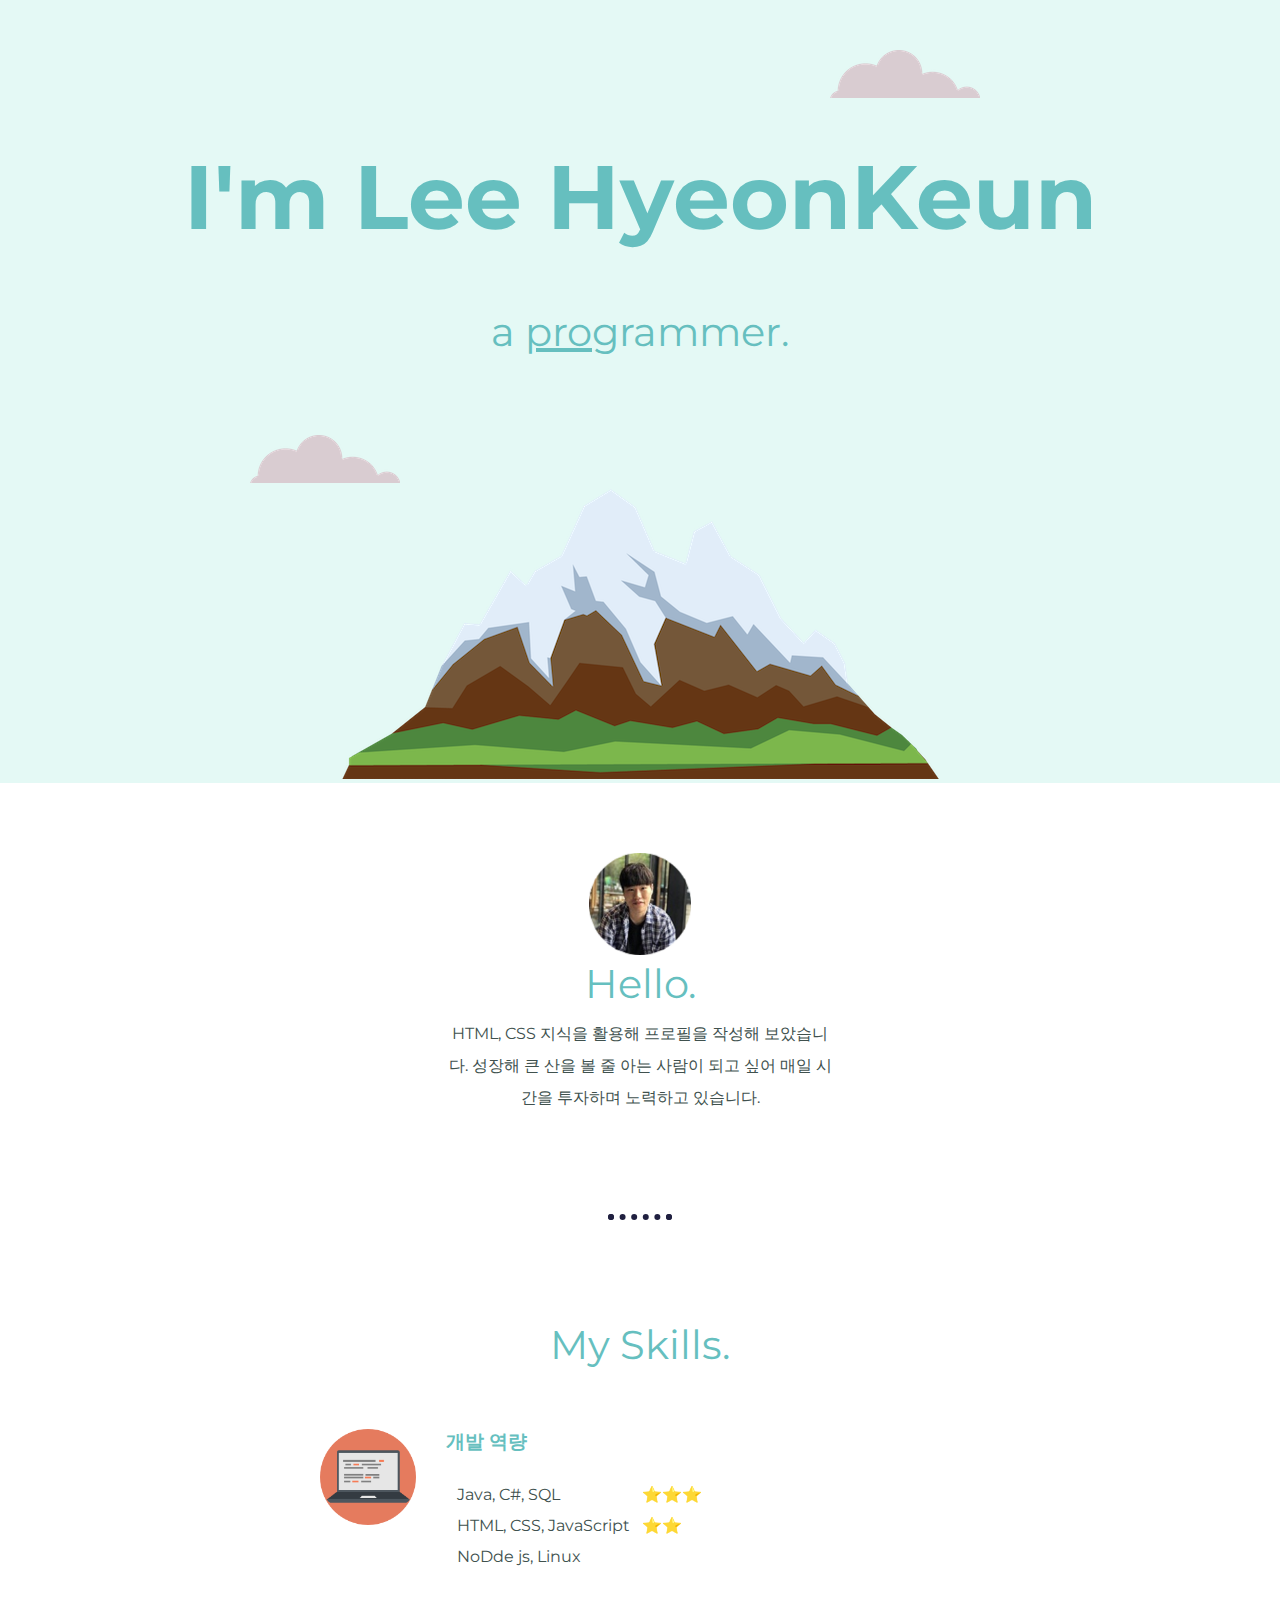
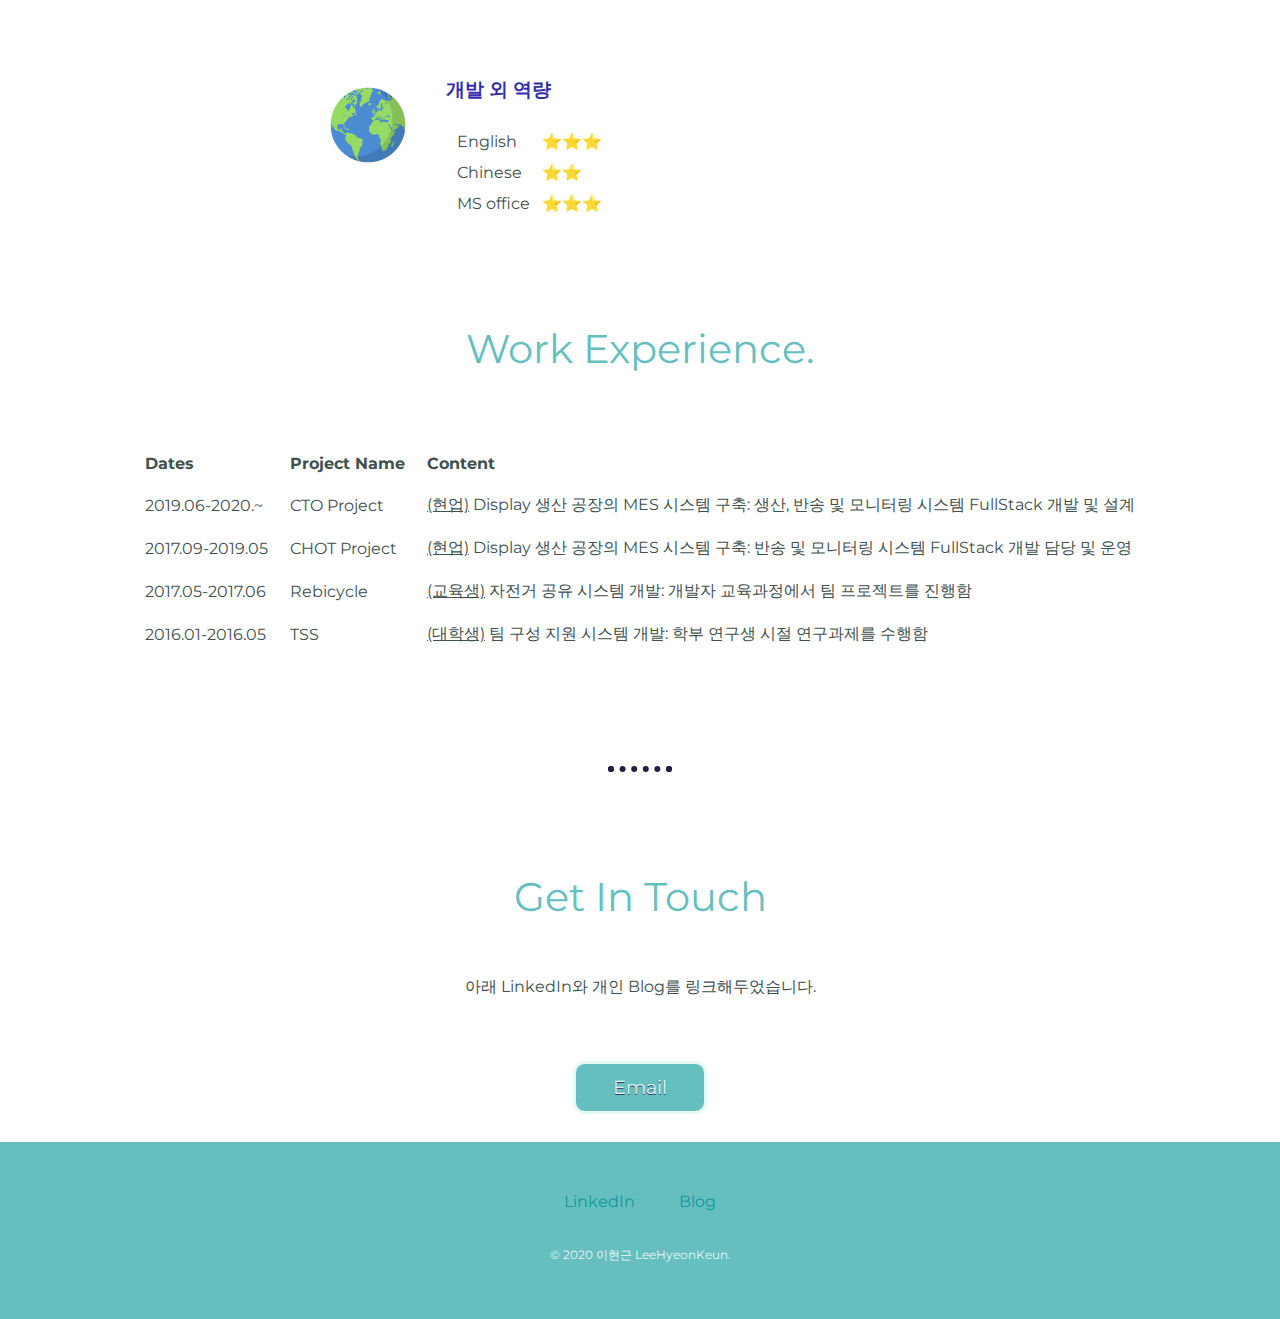
<file: index.html>
<!DOCTYPE html>
<html>
  <head>
    <meta charset="utf-8">
    <title>Hyeon Keun Lee</title>
    <link rel="stylesheet" href="css/styles.css">
    <link rel="icon" href="favicon.ico">
    <link href="https://fonts.googleapis.com/css2?family=Merriweather:ital,wght@1,700&family=Montserrat:wght@500&family=Sacramento&display=swap" rel="stylesheet">
  </head>
  <body>
    <div class="top-container">
      <img class="top-cloud" src="images/cloud.png" alt="cloud-img">
      <h1>I'm  Lee HyeonKeun</h1>
      <h2><p>a <span class="pro">pro</span>grammer.</p></h2>
      <img class="bottom-cloud" src="images/cloud.png" alt="cloud-img">
      <img src="images/mountain.png" alt="mountain-img">
    </div>
    <div class="middle-container">
      <div class="profile">
        <img class="profile-img"src="images/leehk2.png" alt="leehk-img">
        <h2>Hello.</h2>
        <p class="intro">HTML, CSS 지식을 활용해 프로필을 작성해 보았습니다. 성장해 큰 산을 볼 줄 아는 사람이 되고 싶어 매일 시간을 투자하며 노력하고 있습니다.</p>
      </div>
    <hr>
      <div class="skills">
        <h2>My Skills.</h2>
        <div class="skill-row">
          <img class="code-img" src="images/computer.png" alt="code-img">
          <h3>개발 역량</h3>
          <table cellspacing="10">
            <tr>
              <td>Java, C#, SQL</td>
              <td>⭐️⭐️⭐️</td>
            </tr>
            <tr>
              <td>HTML, CSS, JavaScript</td>
              <td>⭐️⭐️</td>
            </tr>
            <tr>
              <td>NoDde js, Linux</td>
              <td></td>
            </tr>
          </table>
        </div>
      </div>
      <div class="skills">
        <div class="skill-row">
          <img class="earth-img" src="images/earth.png" alt="earth-img">
          <h3 class="h3other">개발 외 역량</h3>
          <table cellspacing="10">
            <tr>
              <td>English</td>
              <td>⭐️⭐️⭐️</td>
            </tr>
            <tr>
              <td>Chinese</td>
              <td>⭐️⭐️</td>
            </tr>
            <tr>
              <td>MS office</td>
              <td>⭐️⭐️⭐️</td>
            </tr>
          </table>
        </div>
      </div>
    <h2>Work Experience.</h2>
    <table class="work-table" cellspacing="20">
      <thead>
        <tr>
          <th>Dates</th>
          <th>Project Name</th>
          <th>Content</th>
        </tr>
      </thead>
      <tbody>
        <tr>
          <td>2019.06-2020.~</td>
          <td>CTO Project</td>
          <td><span class="pro">(현업)</span> Display 생산 공장의 MES 시스템 구축: 생산, 반송 및 모니터링 시스템 FullStack 개발 및 설계</td>
        </tr>
        <tr>
          <td>2017.09-2019.05</td>
          <td>CHOT Project</td>
          <td><span class="pro">(현업)</span> Display 생산 공장의 MES 시스템 구축: 반송 및 모니터링 시스템 FullStack 개발 담당 및 운영</td>
        </tr>
        <tr>
          <td>2017.05-2017.06</td>
          <td>Rebicycle</td>
          <td><span class="pro">(교육생)</span> 자전거 공유 시스템 개발: 개발자 교육과정에서 팀 프로젝트를 진행함</td>
        </tr>
        <tr>
          <td>2016.01-2016.05</td>
          <td>TSS</td>
          <td><span class="pro">(대학생)</span> 팀 구성 지원 시스템 개발: 학부 연구생 시절 연구과제를 수행함</td>
        </tr>
      </tbody>
      <tfoot>
      </tfoot>
    </table>
    </div>
    <hr>
    <div class="contact-me">
      <h2>Get In Touch</h2>
      <p class="contact-message">아래 LinkedIn와 개인 Blog를 링크해두었습니다.</p>

      <a class="btn" href="mailto:montingy@naver.com">Email</a>
    </div>
    <div class="bottom-container">
      <a class="footer-link" href="https://www.linkedin.com/in/hyeonkeun-lee-331974189/">LinkedIn</a>
      <a class="footer-link" href="https://blog.naver.com/montingy">Blog</a>
      <p class="copyright">© 2020 이현근 LeeHyeonKeun.</p>
    </div>
  </body>
</html>
</file>
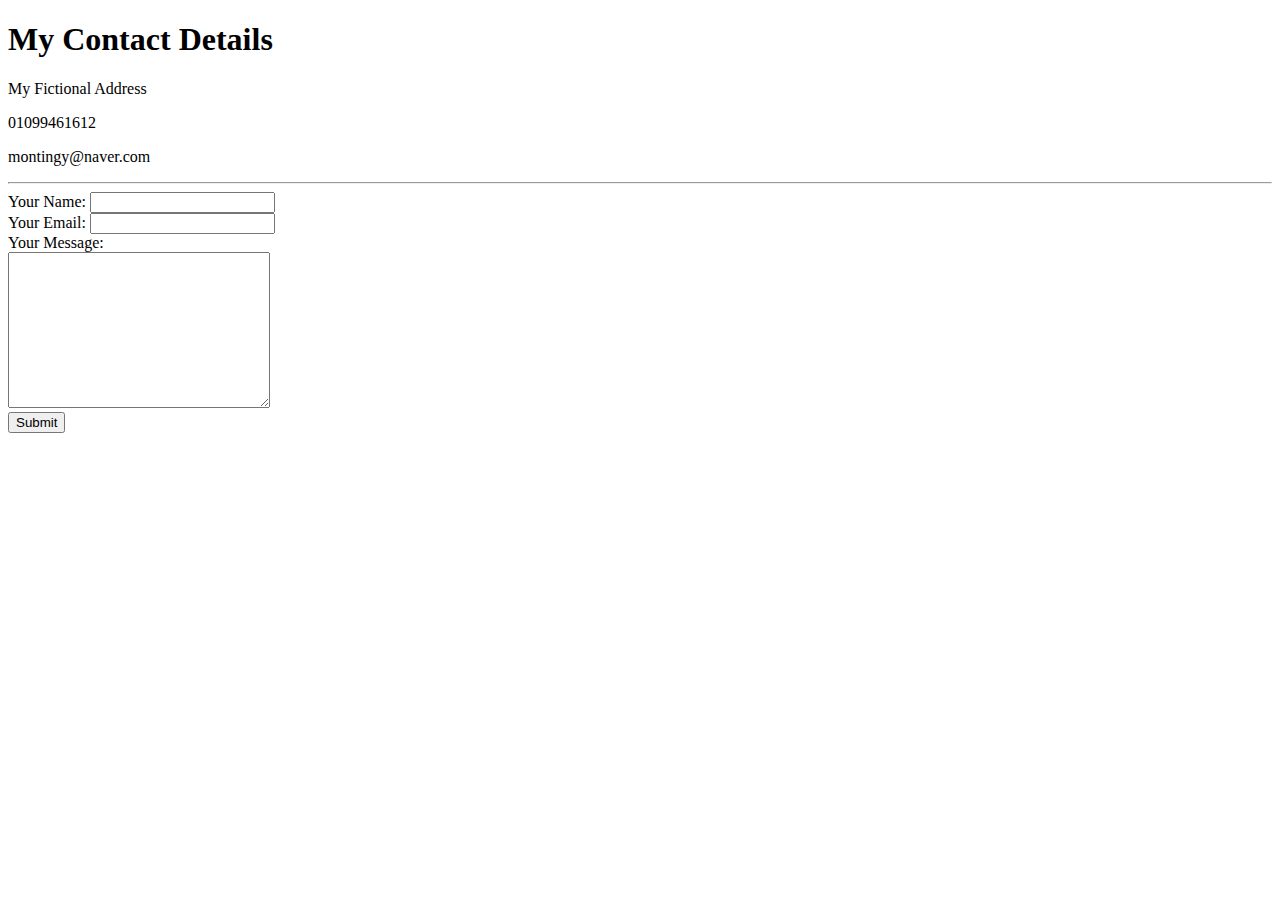
<file: contact-me.html>
<!DOCTYPE html>
<html lang="en" dir="ltr">

<head>
  <meta charset="utf-8">
  <title></title>
</head>

<body>
  <h1>My Contact Details</h1>
  <p>My Fictional Address</p>
  <p>01099461612</p>
  <p>montingy@naver.com</p>
  <hr>
  <form class="" action="mailto:info@londonappbrewery.com" method="post" enctype="text/plain">
    <label>Your Name:</label>
    <input type="text" name="yourName" value=""><br>
    <label>Your Email:</label>
    <input type="email" name="yourEmail" value=""><br>
    <label>Your Message:</label><br>
    <textarea name="name" rows="10" cols="30"></textarea><br>
    <input type="submit" name="">
  </form>
</body>
</html>
</file>
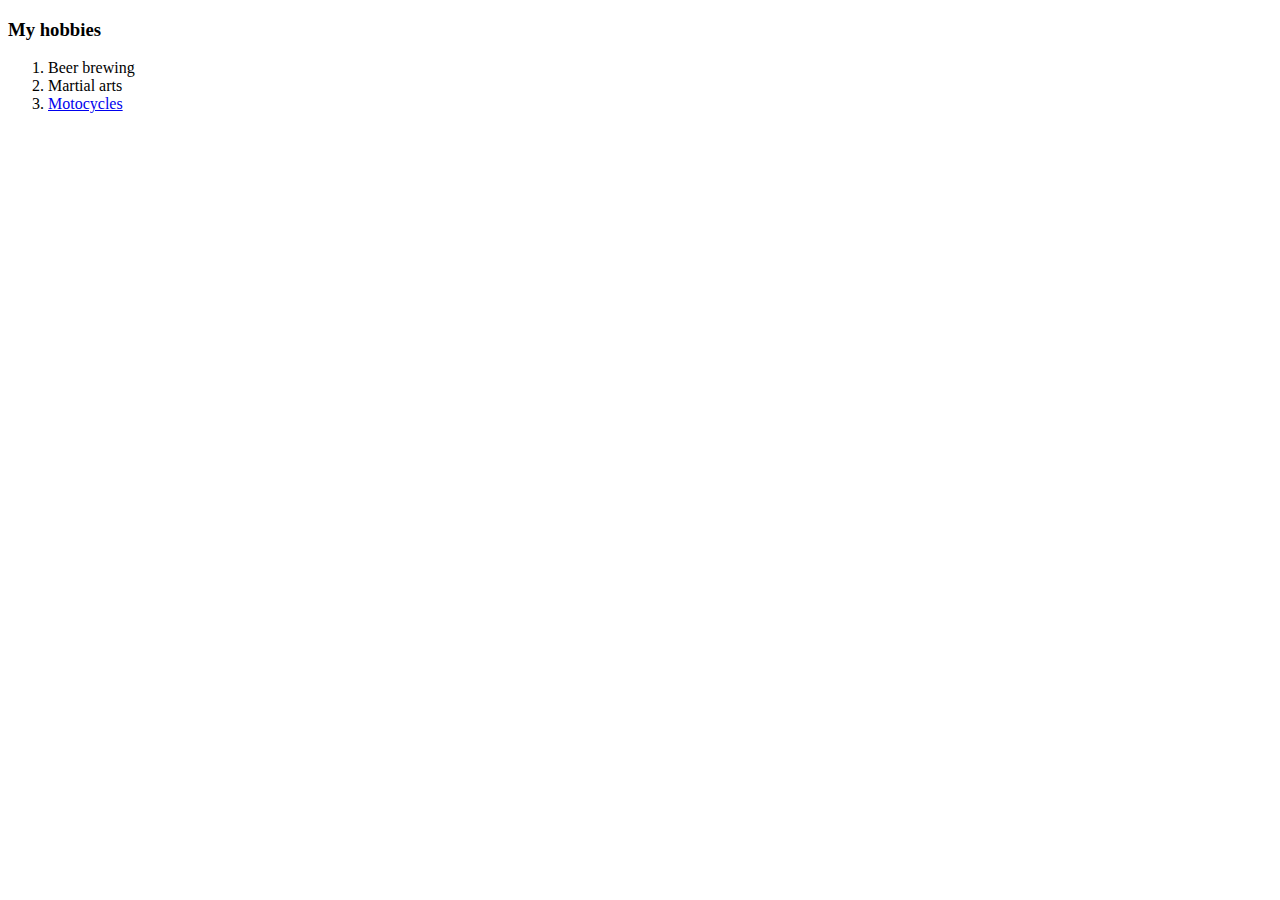
<file: hobbies.html>
<!DOCTYPE html>
<html lang="en" dir="ltr">

<head>
  <meta charset="utf-8">
  <title>My hobbies</title>
</head>

<body>
  <h3>My hobbies</h3>
  <ol>
    <li>Beer brewing</li>
    <li>Martial arts</li>
    <li><a href="https://www.youtube.com/watch?v=Am7ExdA_spk&t=0s">Motocycles</a></li>
  </ol>
</body>

</html>
</file>
<file: css/styles.css>
body {
  color: #40514E;
  margin: 0;
  text-align: center;
  font-family: 'Montserrat', sans-serif;
}

h1 {
  color: #66BFBF;
  font-size: 5.625rem;
  margin: 2.6rem auto 0 auto;
  /* font-family: 'Montserrat'; */
}

h2 {
  color: #66BFBF;
  font-size: 2.5rem;
  margin: 0;
  /* font-family: 'Montserrat', sans-serif; */
  font-weight: normal;
  padding-bottom: 10px;
}

h3 {
  color: #66BFBF;
  /* font-family: 'Montserrat', sans-serif; */
}

hr {
  margin: 50px auto 50px auto;
}

p {
    line-height: 2;
}

hr {
  border: dotted #202040 6px;
  border-bottom: none;
  width: 4%;
  margin: 100px auto;
}

a {
  color: #11999E;
  /* font-family: 'Montserrat', sans-serif; */
  margin: 10px 20px;
  text-decoration: none;
}

a:hover {
  color: #EAF6F6;
}

.top-container {
  background-color: #E4F9F5;
  position: relative;
  padding-top:  100px;
}

.middle-container {
  margin: 70px 0;
}

.bottom-container {
  background-color: #66BFBF;
  padding: 50px 0 20px;
}

.skill-row {
  margin: 50px auto 100px auto;
  width: 50%;
  text-align: left;
}

.pro {
  text-decoration: underline;
}

.intro{
  width: 30%;
  margin: auto;
  /* font-family: 'Montserrat', sans-serif; */
}

.h3other {
  color: #342ead;
}

.contact-message {
  width: 40%;
  margin: 40px auto 60px;
}

.copyright {
  color: #EAF6F6;
  font-size: 0.75em;
  padding: 20px 0;
}

.top-cloud {
  position: absolute;
  right: 300px;
  top:50px;
}

.bottom-cloud {
  position: absolute;
  left: 250px;
  bottom: 300px;
}

.profile-img {
  width: 8%;
}

.code-img {
  width: 15%;
  float: left;
  margin-right: 30px;
}

.earth-img {
  width: 15%;
  float: left;
  margin-right: 30px;
}

.work-table {
  text-align: left;
  margin: 50px auto;
}

.btn {
	box-shadow: 0px 0px 0px 2px #E4F9F5;
	background:linear-gradient(to bottom, #66BFBF 5%, #66BFBF 100%);
	background-color:#E4F9F5;
	border-radius:10px;
	border:1px solid #E4F9F5;
	display:inline-block;
	cursor:pointer;
	color:#E4F9F5;
  /* font-family: 'Montserrat', sans-serif; */
	font-size:19px;
	padding:12px 37px;
	text-decoration:none;
	text-shadow:0px 1px 0px #283966;
  margin: auto auto 30px auto;
}
.btn:hover {
	background:linear-gradient(to bottom, #476e9e 5%, #7892c2 100%);
	background-color:#476e9e;
}
.btn:active {
	position:relative;
	top:1px;
}
</file>
